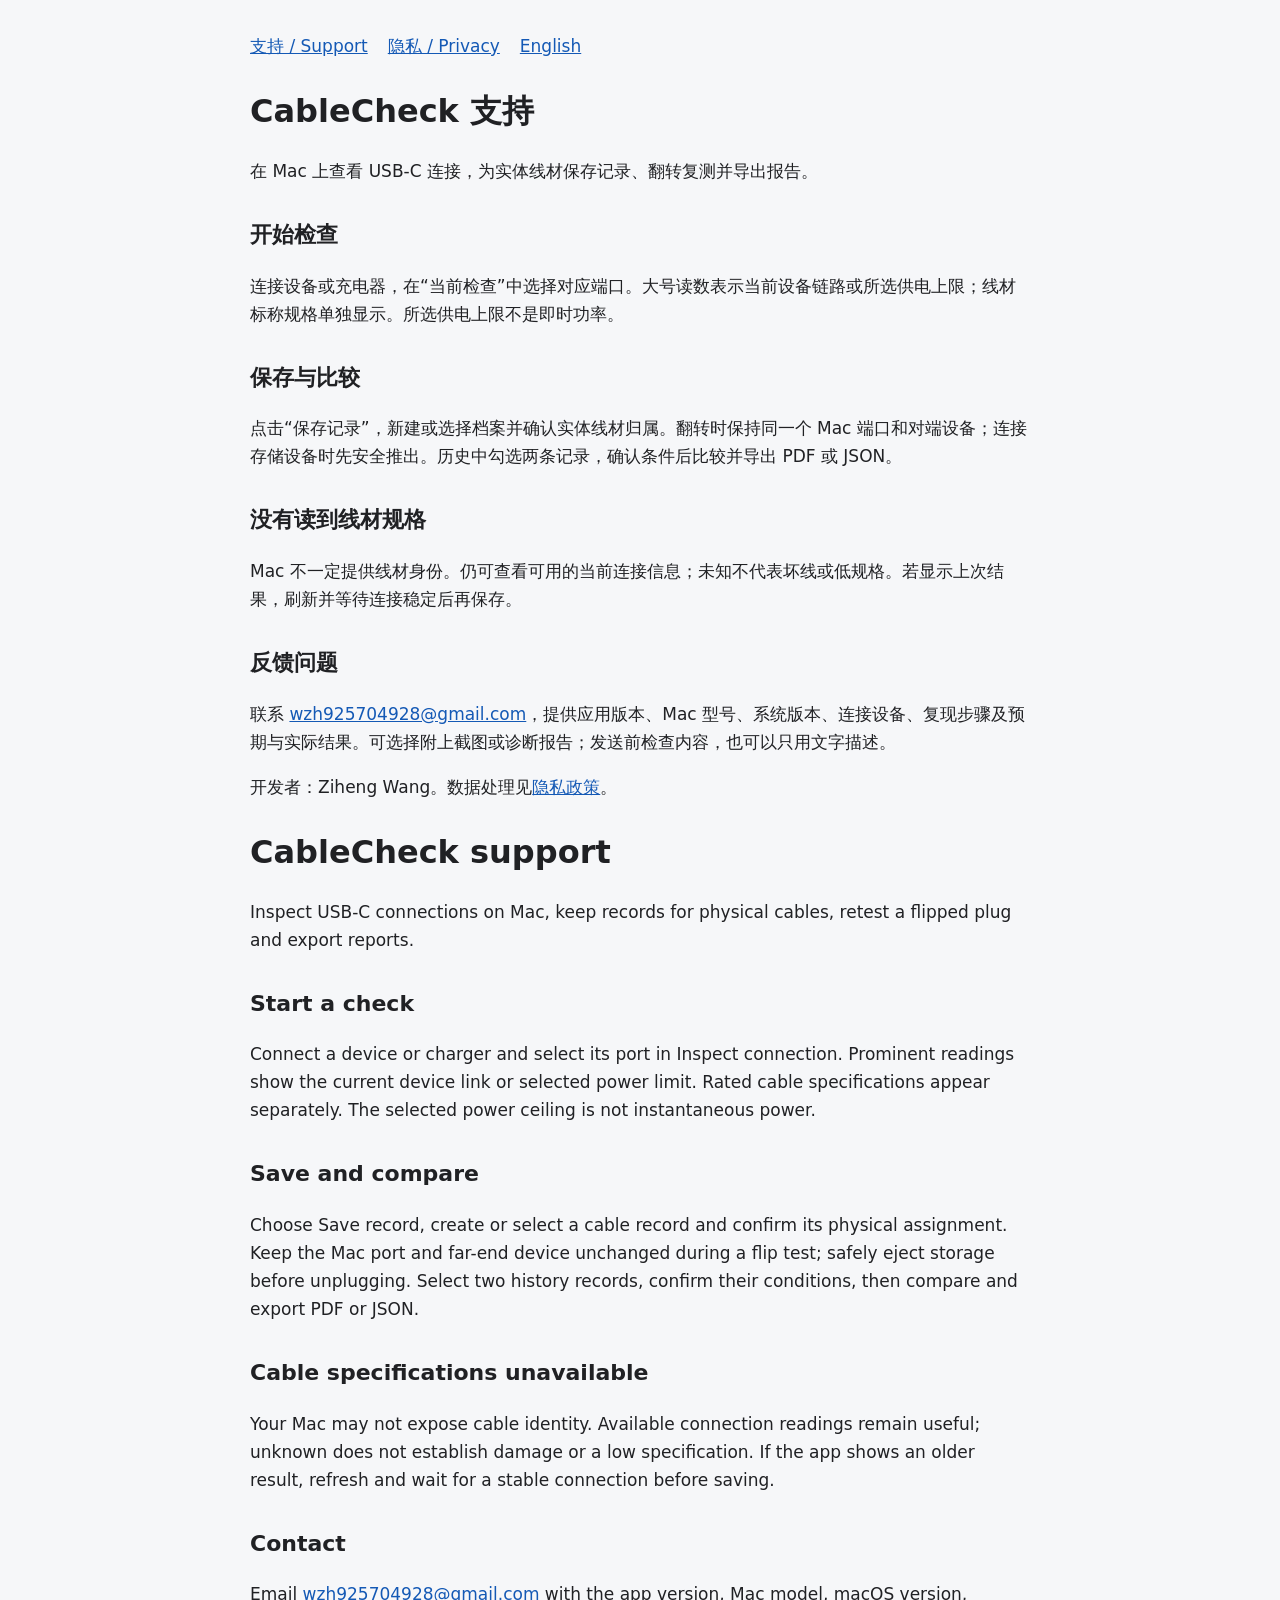
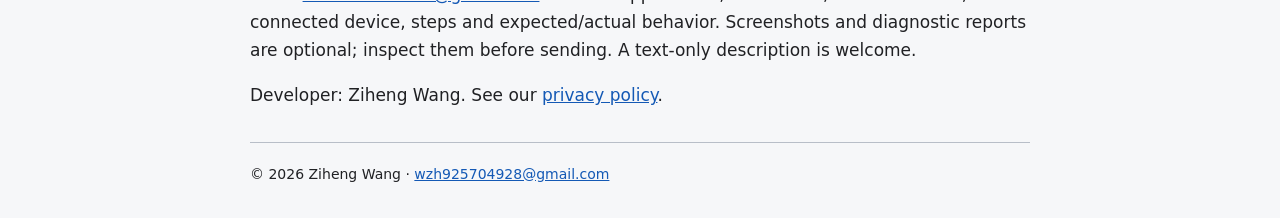
<file: index.html>
<!doctype html><html lang="zh-Hans"><meta charset="utf-8"><meta name="viewport" content="width=device-width,initial-scale=1"><title>支持 / Support — CableCheck</title><link rel="stylesheet" href="styles.css"><main><nav><a href="support.html">支持 / Support</a><a href="privacy.html">隐私 / Privacy</a><a href="#english">English</a></nav><section><h1>CableCheck 支持</h1><p>在 Mac 上查看 USB-C 连接，为实体线材保存记录、翻转复测并导出报告。</p><h2>开始检查</h2><p>连接设备或充电器，在“当前检查”中选择对应端口。大号读数表示当前设备链路或所选供电上限；线材标称规格单独显示。所选供电上限不是即时功率。</p><h2>保存与比较</h2><p>点击“保存记录”，新建或选择档案并确认实体线材归属。翻转时保持同一个 Mac 端口和对端设备；连接存储设备时先安全推出。历史中勾选两条记录，确认条件后比较并导出 PDF 或 JSON。</p><h2>没有读到线材规格</h2><p>Mac 不一定提供线材身份。仍可查看可用的当前连接信息；未知不代表坏线或低规格。若显示上次结果，刷新并等待连接稳定后再保存。</p><h2>反馈问题</h2><p>联系 <a href="mailto:wzh925704928@gmail.com">wzh925704928@gmail.com</a>，提供应用版本、Mac 型号、系统版本、连接设备、复现步骤及预期与实际结果。可选择附上截图或诊断报告；发送前检查内容，也可以只用文字描述。</p><p>开发者：Ziheng Wang。数据处理见<a href="privacy.html">隐私政策</a>。</p></section><section id="english" lang="en"><h1>CableCheck support</h1><p>Inspect USB-C connections on Mac, keep records for physical cables, retest a flipped plug and export reports.</p><h2>Start a check</h2><p>Connect a device or charger and select its port in Inspect connection. Prominent readings show the current device link or selected power limit. Rated cable specifications appear separately. The selected power ceiling is not instantaneous power.</p><h2>Save and compare</h2><p>Choose Save record, create or select a cable record and confirm its physical assignment. Keep the Mac port and far-end device unchanged during a flip test; safely eject storage before unplugging. Select two history records, confirm their conditions, then compare and export PDF or JSON.</p><h2>Cable specifications unavailable</h2><p>Your Mac may not expose cable identity. Available connection readings remain useful; unknown does not establish damage or a low specification. If the app shows an older result, refresh and wait for a stable connection before saving.</p><h2>Contact</h2><p>Email <a href="mailto:wzh925704928@gmail.com">wzh925704928@gmail.com</a> with the app version, Mac model, macOS version, connected device, steps and expected/actual behavior. Screenshots and diagnostic reports are optional; inspect them before sending. A text-only description is welcome.</p><p>Developer: Ziheng Wang. See our <a href="privacy.html#english">privacy policy</a>.</p></section><footer>© 2026 Ziheng Wang · <a href="mailto:wzh925704928@gmail.com">wzh925704928@gmail.com</a></footer></main></html>
</file>
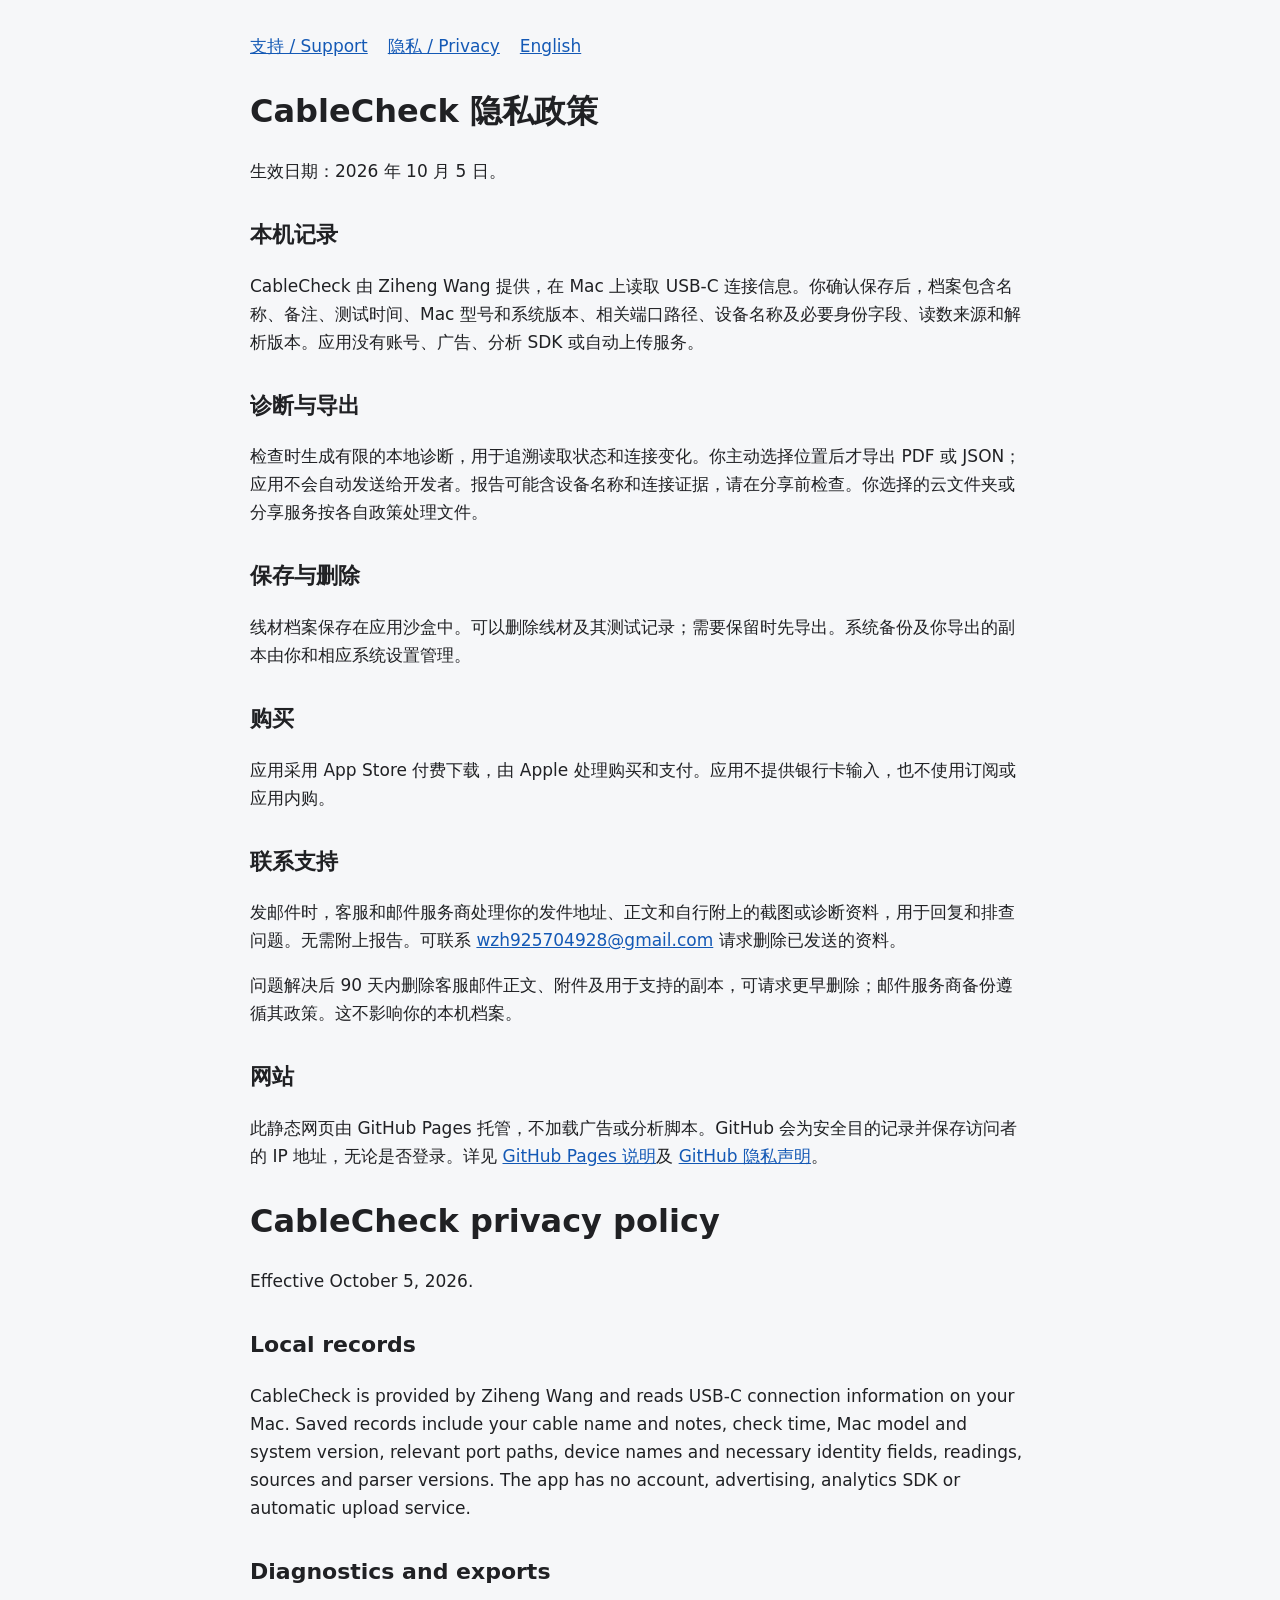
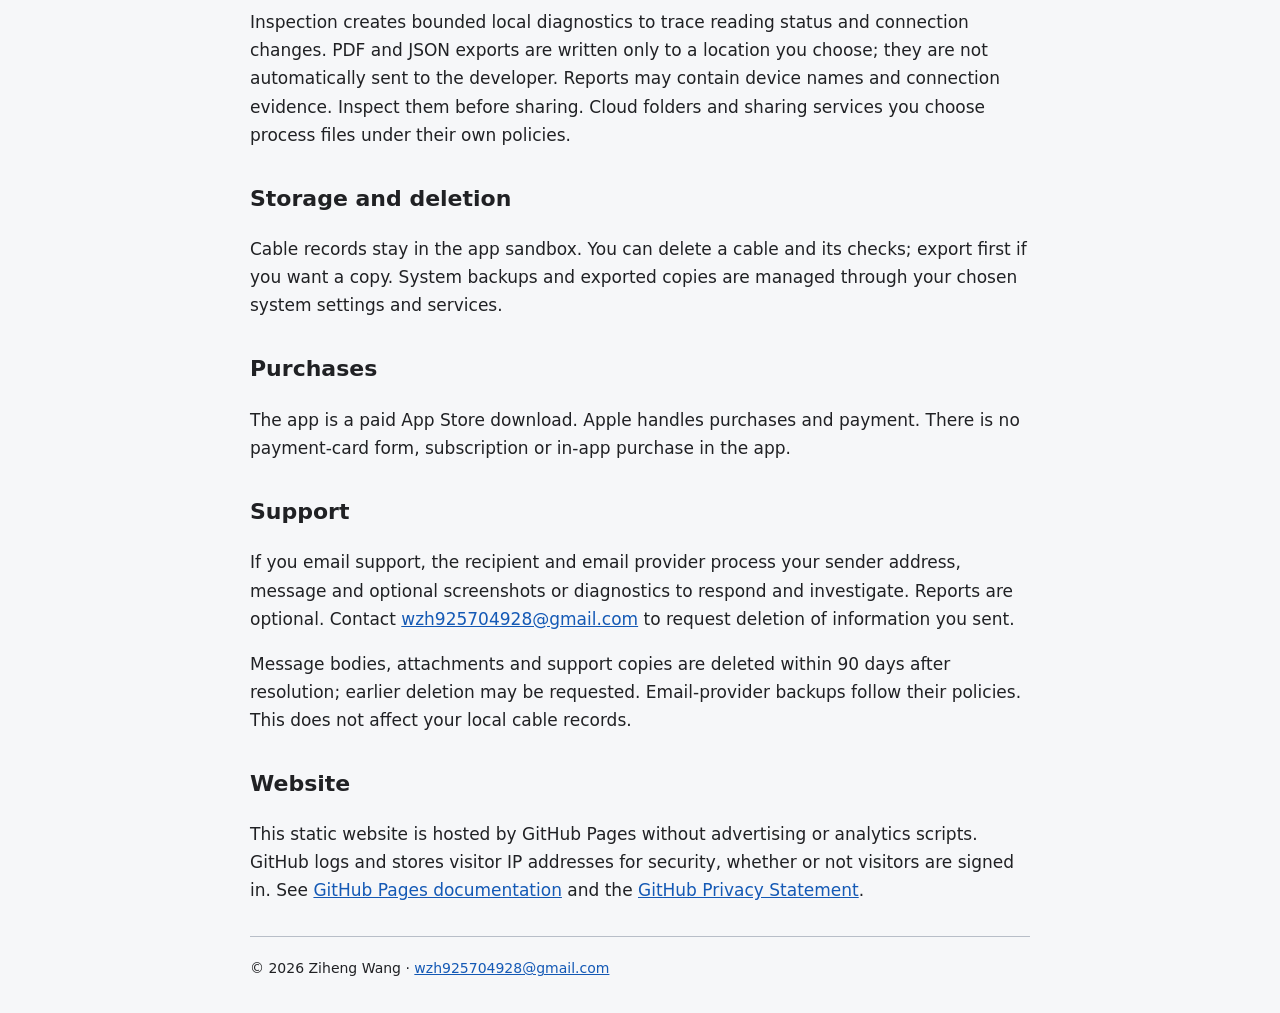
<file: privacy.html>
<!doctype html><html lang="zh-Hans"><meta charset="utf-8"><meta name="viewport" content="width=device-width,initial-scale=1"><title>隐私 / Privacy — CableCheck</title><link rel="stylesheet" href="styles.css"><main><nav><a href="support.html">支持 / Support</a><a href="privacy.html">隐私 / Privacy</a><a href="#english">English</a></nav><section><h1>CableCheck 隐私政策</h1><p>生效日期：2026 年 10 月 5 日。</p><h2>本机记录</h2><p>CableCheck 由 Ziheng Wang 提供，在 Mac 上读取 USB-C 连接信息。你确认保存后，档案包含名称、备注、测试时间、Mac 型号和系统版本、相关端口路径、设备名称及必要身份字段、读数来源和解析版本。应用没有账号、广告、分析 SDK 或自动上传服务。</p><h2>诊断与导出</h2><p>检查时生成有限的本地诊断，用于追溯读取状态和连接变化。你主动选择位置后才导出 PDF 或 JSON；应用不会自动发送给开发者。报告可能含设备名称和连接证据，请在分享前检查。你选择的云文件夹或分享服务按各自政策处理文件。</p><h2>保存与删除</h2><p>线材档案保存在应用沙盒中。可以删除线材及其测试记录；需要保留时先导出。系统备份及你导出的副本由你和相应系统设置管理。</p><h2>购买</h2><p>应用采用 App Store 付费下载，由 Apple 处理购买和支付。应用不提供银行卡输入，也不使用订阅或应用内购。</p><h2>联系支持</h2><p>发邮件时，客服和邮件服务商处理你的发件地址、正文和自行附上的截图或诊断资料，用于回复和排查问题。无需附上报告。可联系 <a href="mailto:wzh925704928@gmail.com">wzh925704928@gmail.com</a> 请求删除已发送的资料。</p><p>问题解决后 90 天内删除客服邮件正文、附件及用于支持的副本，可请求更早删除；邮件服务商备份遵循其政策。这不影响你的本机档案。</p><h2>网站</h2><p>此静态网页由 GitHub Pages 托管，不加载广告或分析脚本。GitHub 会为安全目的记录并保存访问者的 IP 地址，无论是否登录。详见 <a href="https://docs.github.com/en/pages/getting-started-with-github-pages/what-is-github-pages">GitHub Pages 说明</a>及 <a href="https://docs.github.com/en/site-policy/privacy-policies/github-general-privacy-statement">GitHub 隐私声明</a>。</p></section><section id="english" lang="en"><h1>CableCheck privacy policy</h1><p>Effective October 5, 2026.</p><h2>Local records</h2><p>CableCheck is provided by Ziheng Wang and reads USB-C connection information on your Mac. Saved records include your cable name and notes, check time, Mac model and system version, relevant port paths, device names and necessary identity fields, readings, sources and parser versions. The app has no account, advertising, analytics SDK or automatic upload service.</p><h2>Diagnostics and exports</h2><p>Inspection creates bounded local diagnostics to trace reading status and connection changes. PDF and JSON exports are written only to a location you choose; they are not automatically sent to the developer. Reports may contain device names and connection evidence. Inspect them before sharing. Cloud folders and sharing services you choose process files under their own policies.</p><h2>Storage and deletion</h2><p>Cable records stay in the app sandbox. You can delete a cable and its checks; export first if you want a copy. System backups and exported copies are managed through your chosen system settings and services.</p><h2>Purchases</h2><p>The app is a paid App Store download. Apple handles purchases and payment. There is no payment-card form, subscription or in-app purchase in the app.</p><h2>Support</h2><p>If you email support, the recipient and email provider process your sender address, message and optional screenshots or diagnostics to respond and investigate. Reports are optional. Contact <a href="mailto:wzh925704928@gmail.com">wzh925704928@gmail.com</a> to request deletion of information you sent.</p><p>Message bodies, attachments and support copies are deleted within 90 days after resolution; earlier deletion may be requested. Email-provider backups follow their policies. This does not affect your local cable records.</p><h2>Website</h2><p>This static website is hosted by GitHub Pages without advertising or analytics scripts. GitHub logs and stores visitor IP addresses for security, whether or not visitors are signed in. See <a href="https://docs.github.com/en/pages/getting-started-with-github-pages/what-is-github-pages">GitHub Pages documentation</a> and the <a href="https://docs.github.com/en/site-policy/privacy-policies/github-general-privacy-statement">GitHub Privacy Statement</a>.</p></section><footer>© 2026 Ziheng Wang · <a href="mailto:wzh925704928@gmail.com">wzh925704928@gmail.com</a></footer></main></html>
</file>
<file: styles.css>
body{margin:0;font:17px/1.65 system-ui,sans-serif;color:#202124;background:#f6f7f9}main{max-width:780px;margin:auto;padding:32px 24px}nav{display:flex;flex-wrap:wrap;gap:20px}a{color:#1459b5}h1{font-size:32px;line-height:1.2}h2{font-size:22px;margin-top:32px}section{margin:32px 0}footer{border-top:1px solid #b8bec8;padding-top:20px;font-size:14px}.draft{background:#fff2c6;padding:12px}@media(prefers-color-scheme:dark){body{color:#eee;background:#16181c}a{color:#91bfff}.draft{background:#493e19}}
</file>
